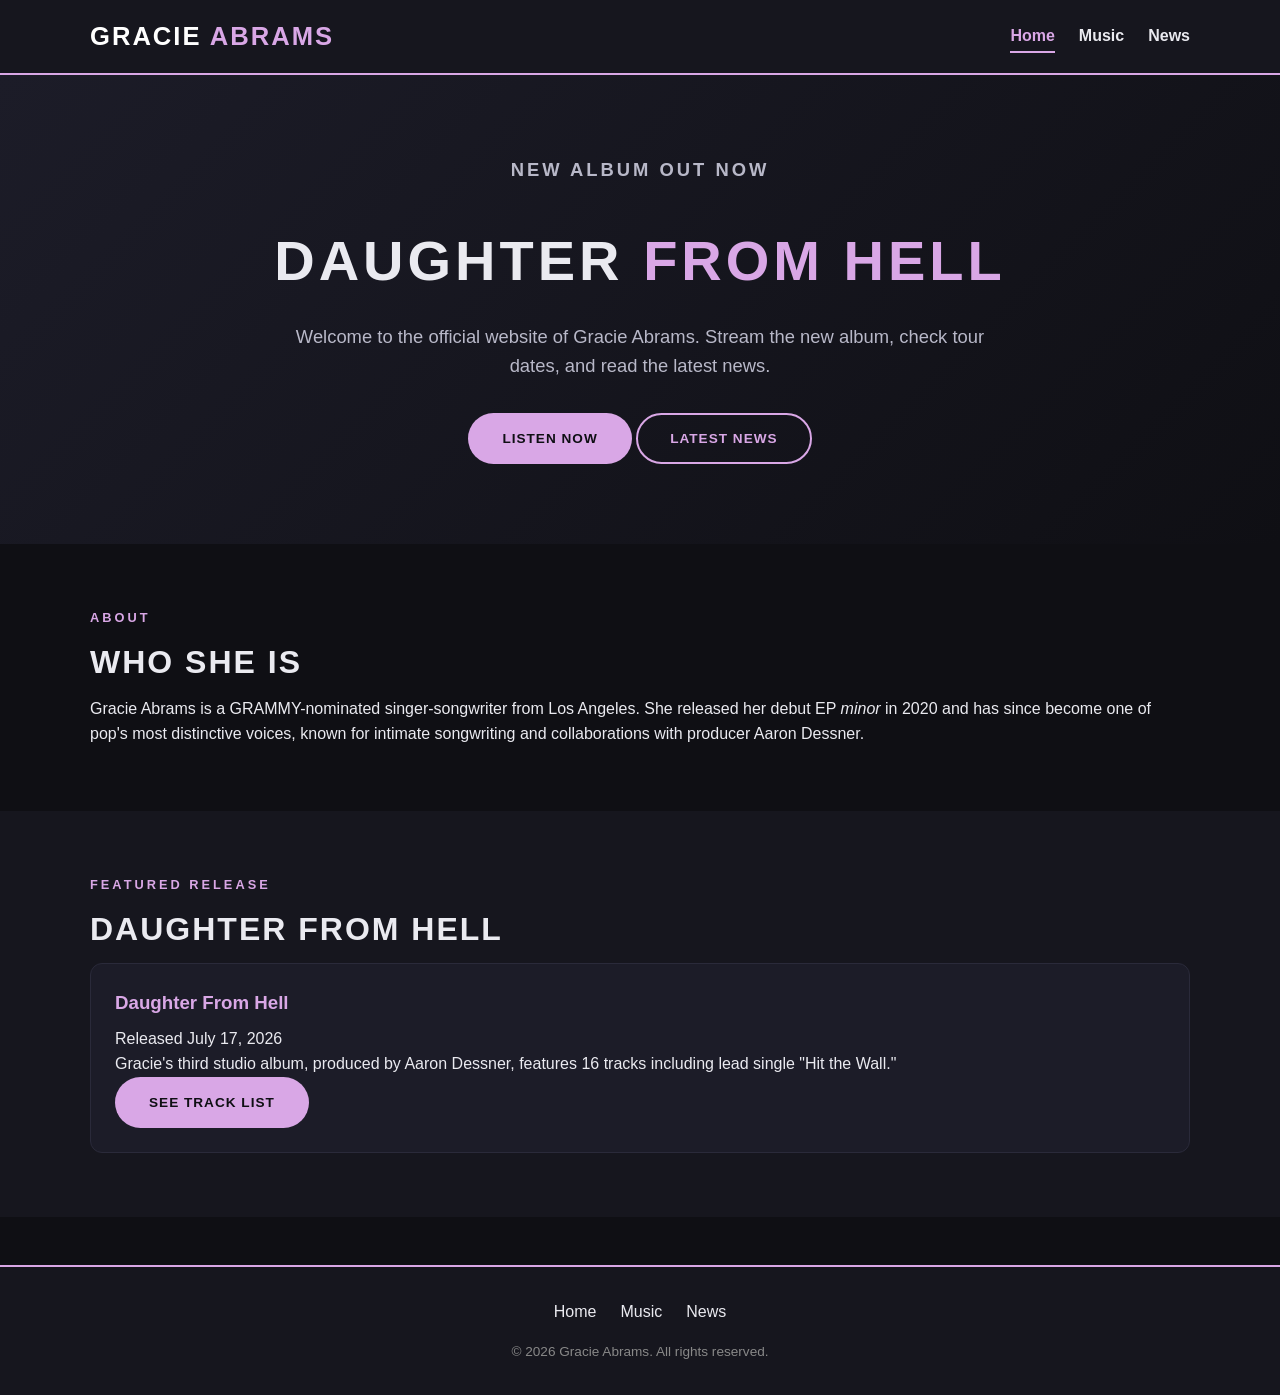
<file: index.html>
<!DOCTYPE html>
<html lang="en">
<head>
  <meta charset="UTF-8">
  <meta name="viewport" content="width=device-width, initial-scale=1.0">
  <title>Gracie Abrams | Home</title>
  <link rel="stylesheet" href="style.css">
</head>
<body>

  <header class="site-header">
    <div class="container">
      <a class="logo" href="index.html">GRACIE <span>ABRAMS</span></a>
      <nav class="main-nav">
        <ul>
          <li><a class="active" href="index.html">Home</a></li>
          <li><a href="music.html">Music</a></li>
          <li><a href="news.html">News</a></li>
        </ul>
      </nav>
    </div>
  </header>

  <main>

    <section class="hero">
      <div class="container">
        <p class="eyebrow">New Album Out Now</p>
        <h1>DAUGHTER <span>FROM HELL</span></h1>
        <p>Welcome to the official website of Gracie Abrams. Stream the new album, check tour dates, and read the latest news.</p>
        <a class="btn btn-primary" href="music.html">Listen Now</a>
        <a class="btn btn-ghost" href="news.html">Latest News</a>
      </div>
    </section>

    <section class="section">
      <div class="container">
        <p class="eyebrow">About</p>
        <h2 class="section-title">Who She Is</h2>
        <p>Gracie Abrams is a GRAMMY-nominated singer-songwriter from Los Angeles. She released her debut EP <em>minor</em> in 2020 and has since become one of pop's most distinctive voices, known for intimate songwriting and collaborations with producer Aaron Dessner.</p>
      </div>
    </section>

    <section class="section section-alt">
      <div class="container">
        <p class="eyebrow">Featured Release</p>
        <h2 class="section-title">Daughter From Hell</h2>
        <div class="card">
          <h3>Daughter From Hell</h3>
          <p class="year">Released July 17, 2026</p>
          <p>Gracie's third studio album, produced by Aaron Dessner, features 16 tracks including lead single "Hit the Wall."</p>
          <a class="btn btn-primary" href="music.html">See Track List</a>
        </div>
      </div>
    </section>

  </main>

  <footer class="site-footer">
    <nav>
      <ul>
        <li><a href="index.html">Home</a></li>
        <li><a href="music.html">Music</a></li>
        <li><a href="news.html">News</a></li>
      </ul>
    </nav>
    <p>&copy; 2026 Gracie Abrams. All rights reserved.</p>
  </footer>

</body>
</html>
</file>
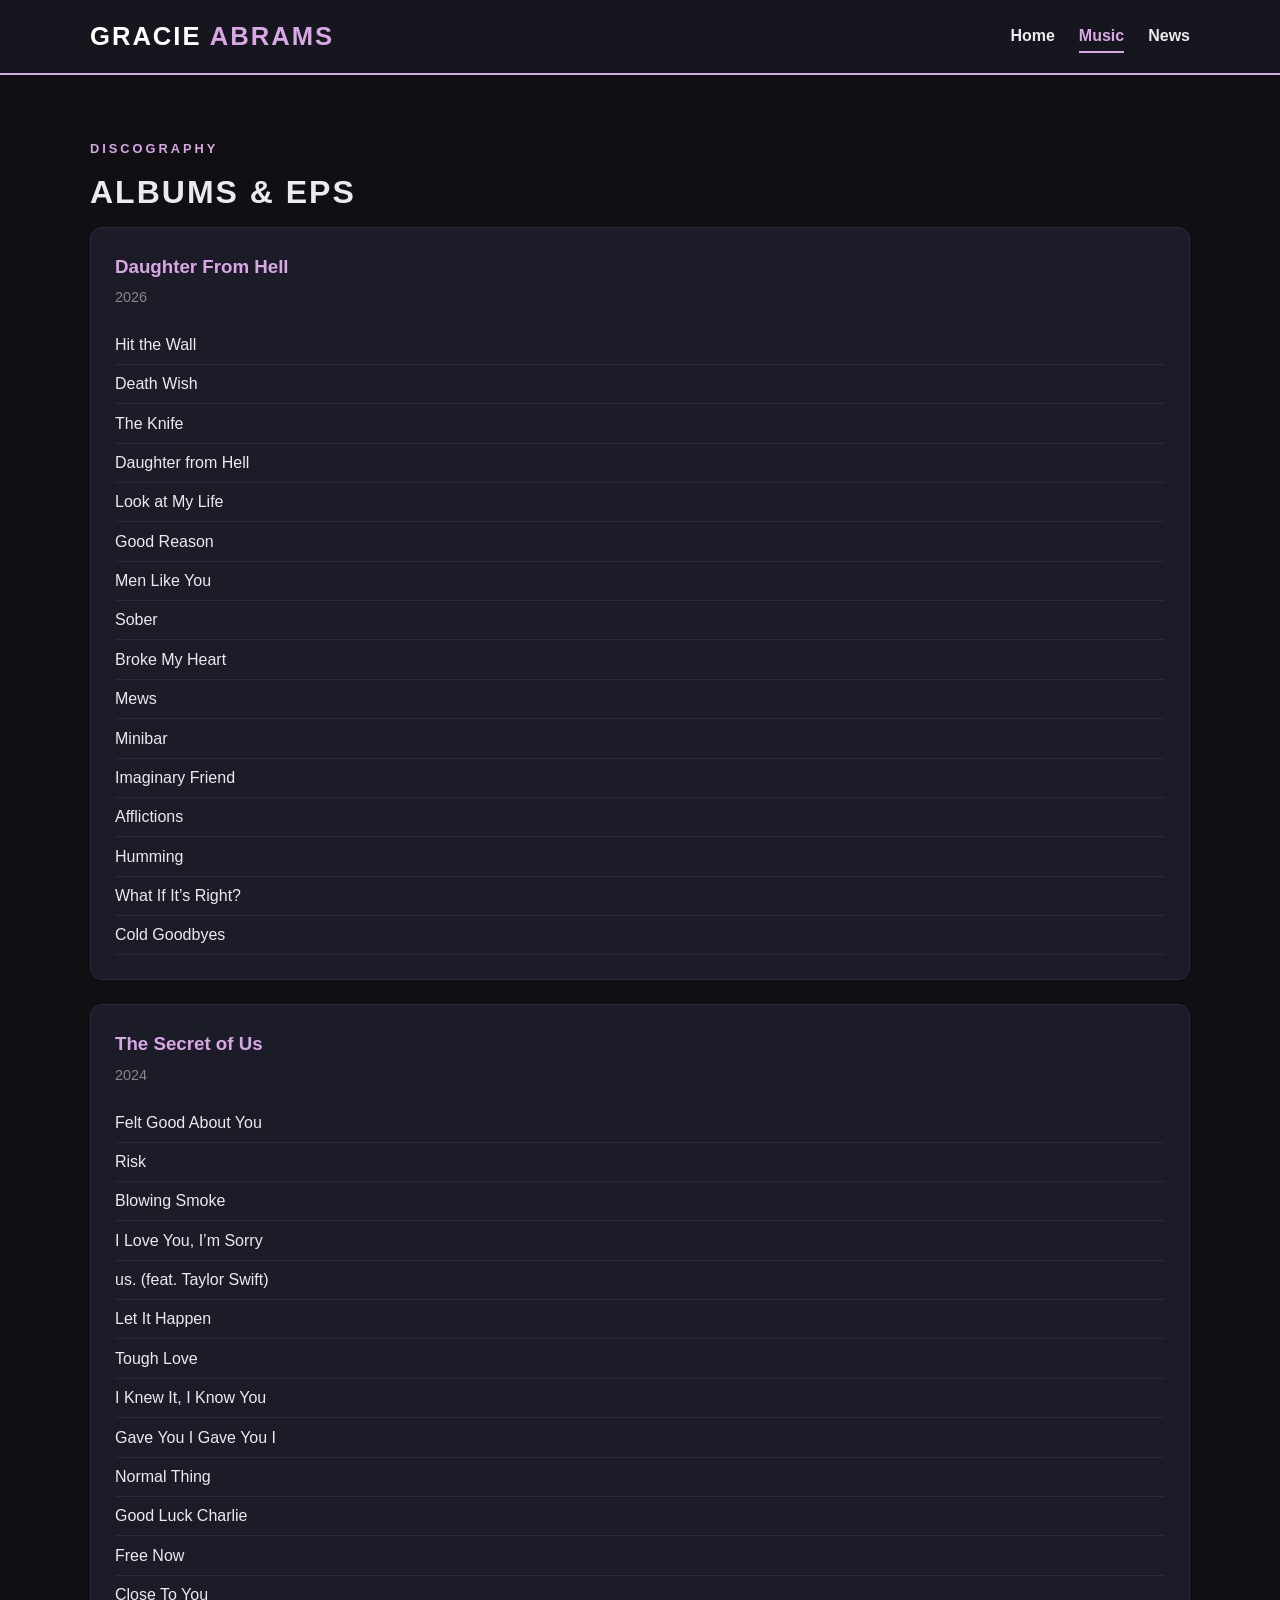
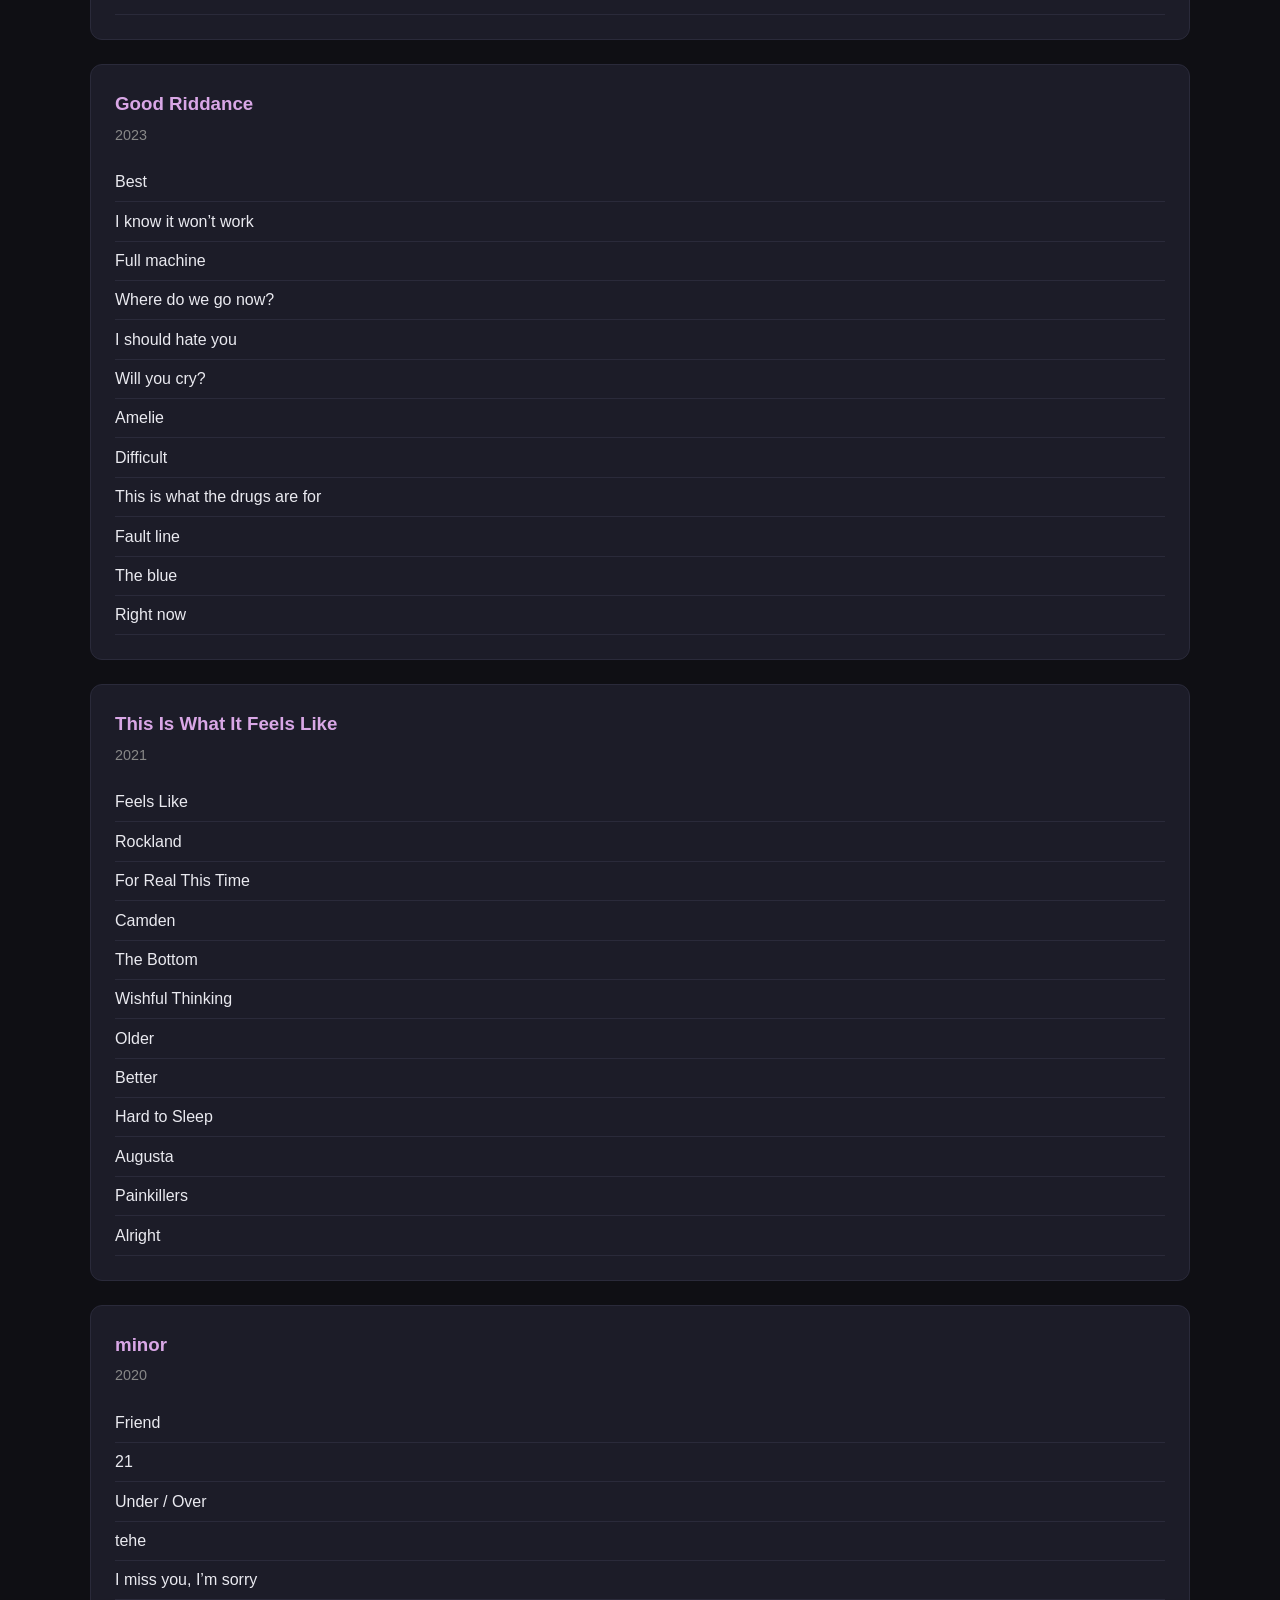
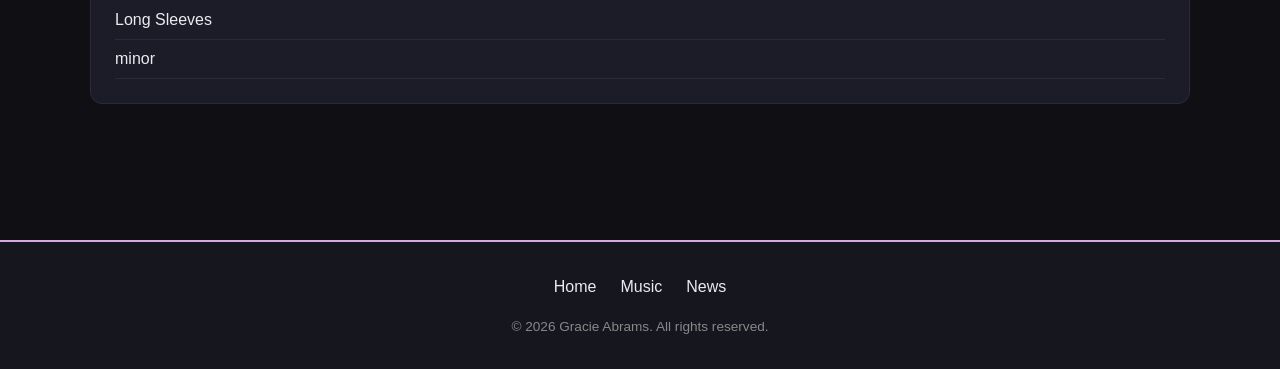
<file: music.html>
<!DOCTYPE html>
<html lang="en">
<head>
  <meta charset="UTF-8">
  <meta name="viewport" content="width=device-width, initial-scale=1.0">
  <title>Gracie Abrams | Music</title>
  <link rel="stylesheet" href="style.css">
</head>
<body>

  <header class="site-header">
    <div class="container">
      <a class="logo" href="index.html">GRACIE <span>ABRAMS</span></a>
      <nav class="main-nav">
        <ul>
          <li><a href="index.html">Home</a></li>
          <li><a class="active" href="music.html">Music</a></li>
          <li><a href="news.html">News</a></li>
        </ul>
      </nav>
    </div>
  </header>

  <main>

    <section class="section">
      <div class="container">
        <p class="eyebrow">Discography</p>
        <h2 class="section-title">Albums &amp; EPs</h2>

        <div class="album">
          <h3>Daughter From Hell</h3>
          <p class="year">2026</p>
          <ol class="tracklist">
            <li>Hit the Wall</li>
            <li>Death Wish</li>
            <li>The Knife</li>
            <li>Daughter from Hell</li>
            <li>Look at My Life</li>
            <li>Good Reason</li>
            <li>Men Like You</li>
            <li>Sober</li>
            <li>Broke My Heart</li>
            <li>Mews</li>
            <li>Minibar</li>
            <li>Imaginary Friend</li>
            <li>Afflictions</li>
            <li>Humming</li>
            <li>What If It’s Right?</li>
            <li>Cold Goodbyes</li>
          </ol>
        </div>

        <div class="album">
          <h3>The Secret of Us</h3>
          <p class="year">2024</p>
          <ol class="tracklist">
            <li>Felt Good About You</li>
            <li>Risk</li>
            <li>Blowing Smoke</li>
            <li>I Love You, I’m Sorry</li>
            <li>us. (feat. Taylor Swift)</li>
            <li>Let It Happen</li>
            <li>Tough Love</li>
            <li>I Knew It, I Know You</li>
            <li>Gave You I Gave You I</li>
            <li>Normal Thing</li>
            <li>Good Luck Charlie</li>
            <li>Free Now</li>
            <li>Close To You</li>
          </ol>
        </div>

        <div class="album">
          <h3>Good Riddance</h3>
          <p class="year">2023</p>
          <ol class="tracklist">
            <li>Best</li>
            <li>I know it won’t work</li>
            <li>Full machine</li>
            <li>Where do we go now?</li>
            <li>I should hate you</li>
            <li>Will you cry?</li>
            <li>Amelie</li>
            <li>Difficult</li>
            <li>This is what the drugs are for</li>
            <li>Fault line</li>
            <li>The blue</li>
            <li>Right now</li>
          </ol>
        </div>

        <div class="album">
          <h3>This Is What It Feels Like</h3>
          <p class="year">2021</p>
          <ol class="tracklist">
            <li>Feels Like</li>
            <li>Rockland</li>
            <li>For Real This Time</li>
            <li>Camden</li>
            <li>The Bottom</li>
            <li>Wishful Thinking</li>
            <li>Older</li>
            <li>Better</li>
            <li>Hard to Sleep</li>
            <li>Augusta</li>
            <li>Painkillers</li>
            <li>Alright</li>
          </ol>
        </div>

        <div class="album">
          <h3>minor</h3>
          <p class="year">2020</p>
          <ol class="tracklist">
            <li>Friend</li>
            <li>21</li>
            <li>Under / Over</li>
            <li>tehe</li>
            <li>I miss you, I’m sorry</li>
            <li>Long Sleeves</li>
            <li>minor</li>
          </ol>
        </div>
      </div>
    </section>

  </main>

  <footer class="site-footer">
    <nav>
      <ul>
        <li><a href="index.html">Home</a></li>
        <li><a href="music.html">Music</a></li>
        <li><a href="news.html">News</a></li>
      </ul>
    </nav>
    <p>&copy; 2026 Gracie Abrams. All rights reserved.</p>
  </footer>

</body>
</html>
</file>
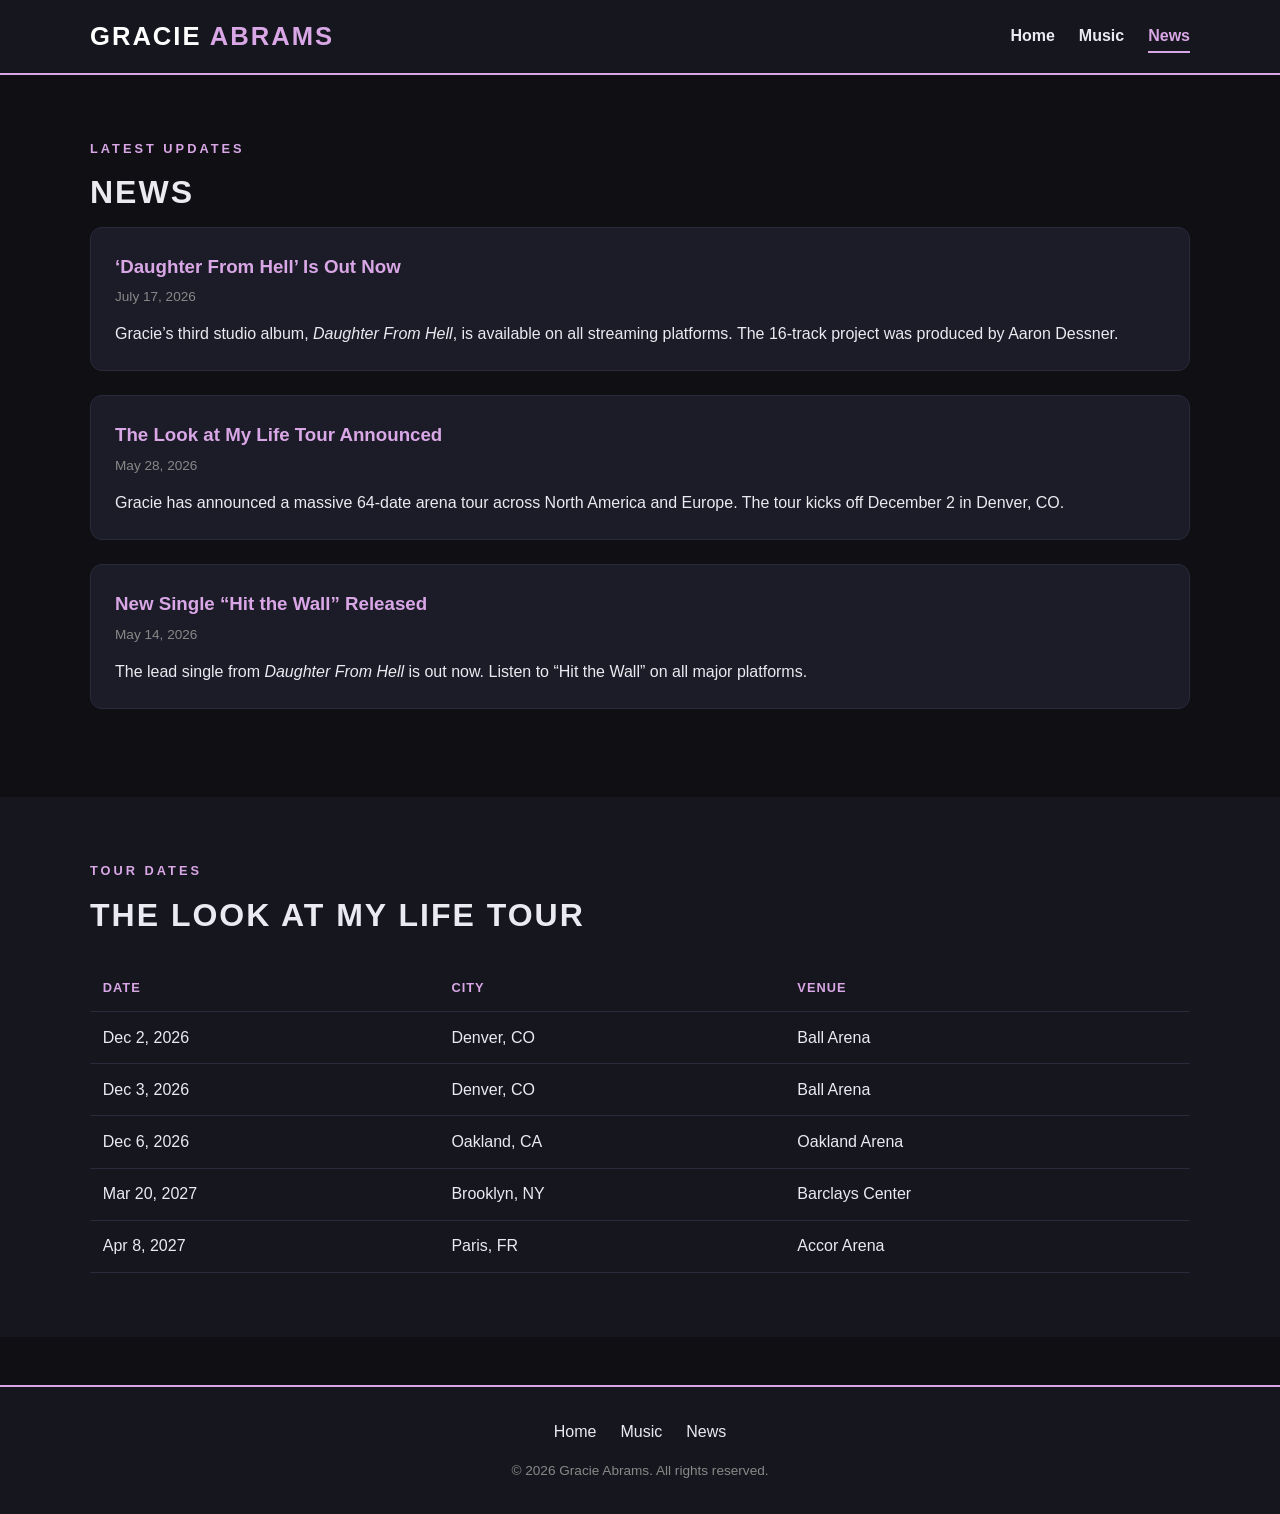
<file: news.html>
<!DOCTYPE html>
<html lang="en">
<head>
  <meta charset="UTF-8">
  <meta name="viewport" content="width=device-width, initial-scale=1.0">
  <title>Gracie Abrams | News</title>
  <link rel="stylesheet" href="style.css">
</head>
<body>

  <header class="site-header">
    <div class="container">
      <a class="logo" href="index.html">GRACIE <span>ABRAMS</span></a>
      <nav class="main-nav">
        <ul>
          <li><a href="index.html">Home</a></li>
          <li><a href="music.html">Music</a></li>
          <li><a class="active" href="news.html">News</a></li>
        </ul>
      </nav>
    </div>
  </header>

  <main>

    <section class="section">
      <div class="container">
        <p class="eyebrow">Latest Updates</p>
        <h2 class="section-title">News</h2>

        <article class="news-item">
          <h3>‘Daughter From Hell’ Is Out Now</h3>
          <p class="date">July 17, 2026</p>
          <p>Gracie’s third studio album, <em>Daughter From Hell</em>, is available on all streaming platforms. The 16-track project was produced by Aaron Dessner.</p>
        </article>

        <article class="news-item">
          <h3>The Look at My Life Tour Announced</h3>
          <p class="date">May 28, 2026</p>
          <p>Gracie has announced a massive 64-date arena tour across North America and Europe. The tour kicks off December 2 in Denver, CO.</p>
        </article>

        <article class="news-item">
          <h3>New Single “Hit the Wall” Released</h3>
          <p class="date">May 14, 2026</p>
          <p>The lead single from <em>Daughter From Hell</em> is out now. Listen to “Hit the Wall” on all major platforms.</p>
        </article>

      </div>
    </section>

    <section class="section section-alt">
      <div class="container">
        <p class="eyebrow">Tour Dates</p>
        <h2 class="section-title">The Look at My Life Tour</h2>

        <table class="tour-table">
          <thead>
            <tr>
              <th>Date</th>
              <th>City</th>
              <th>Venue</th>
            </tr>
          </thead>
          <tbody>
            <tr>
              <td>Dec 2, 2026</td>
              <td>Denver, CO</td>
              <td>Ball Arena</td>
            </tr>
            <tr>
              <td>Dec 3, 2026</td>
              <td>Denver, CO</td>
              <td>Ball Arena</td>
            </tr>
            <tr>
              <td>Dec 6, 2026</td>
              <td>Oakland, CA</td>
              <td>Oakland Arena</td>
            </tr>
            <tr>
              <td>Mar 20, 2027</td>
              <td>Brooklyn, NY</td>
              <td>Barclays Center</td>
            </tr>
            <tr>
              <td>Apr 8, 2027</td>
              <td>Paris, FR</td>
              <td>Accor Arena</td>
            </tr>
          </tbody>
        </table>
      </div>
    </section>

  </main>

  <footer class="site-footer">
    <nav>
      <ul>
        <li><a href="index.html">Home</a></li>
        <li><a href="music.html">Music</a></li>
        <li><a href="news.html">News</a></li>
      </ul>
    </nav>
    <p>&copy; 2026 Gracie Abrams. All rights reserved.</p>
  </footer>

</body>
</html>
</file>
<file: style.css>
/* ===== RESET & BASE ===== */
* {
  margin: 0;
  padding: 0;
  box-sizing: border-box;
}

body {
  font-family: 'Inter', Arial, sans-serif;
  background: #0f0f14;
  color: #eaeaf0;
  line-height: 1.6;
}

a {
  color: #d9a7e6;
  text-decoration: none;
}

a:hover {
  text-decoration: underline;
}

img {
  max-width: 100%;
  display: block;
}

/* ===== LAYOUT ===== */
.container {
  width: 90%;
  max-width: 1100px;
  margin: 0 auto;
}

/* ===== HEADER / NAV ===== */
.site-header {
  background: #16161e;
  border-bottom: 2px solid #d9a7e6;
  padding: 1rem 0;
  position: sticky;
  top: 0;
  z-index: 100;
}

.site-header .container {
  display: flex;
  justify-content: space-between;
  align-items: center;
  flex-wrap: wrap;
  gap: 1rem;
}

.logo {
  font-size: 1.6rem;
  font-weight: 800;
  letter-spacing: 2px;
  color: #fff;
}

.logo span {
  color: #d9a7e6;
}

.main-nav ul {
  list-style: none;
  display: flex;
  gap: 1.5rem;
}

.main-nav a {
  color: #eaeaf0;
  font-weight: 600;
  padding: 0.4rem 0;
}

.main-nav a.active,
.main-nav a:hover {
  color: #d9a7e6;
  text-decoration: none;
  border-bottom: 2px solid #d9a7e6;
}

/* ===== HERO ===== */
.hero {
  padding: 5rem 0;
  background: linear-gradient(135deg, #1c1c28 0%, #0f0f14 100%);
  text-align: center;
}

.hero h1 {
  font-size: 3.5rem;
  font-weight: 800;
  text-transform: uppercase;
  letter-spacing: 4px;
  margin-bottom: 1rem;
}

.hero h1 span {
  color: #d9a7e6;
}

.hero p {
  font-size: 1.15rem;
  max-width: 700px;
  margin: 0 auto 2rem;
  color: #b8b8c8;
}

/* ===== BUTTONS ===== */
.btn {
  display: inline-block;
  padding: 0.8rem 2rem;
  border-radius: 50px;
  font-weight: 700;
  text-transform: uppercase;
  letter-spacing: 1px;
  font-size: 0.85rem;
  transition: 0.3s;
  border: 2px solid transparent;
}

.btn-primary {
  background: #d9a7e6;
  color: #0f0f14;
}

.btn-primary:hover {
  background: #e8c3f0;
  text-decoration: none;
}

.btn-ghost {
  border: 2px solid #d9a7e6;
  color: #d9a7e6;
}

.btn-ghost:hover {
  background: #d9a7e6;
  color: #0f0f14;
  text-decoration: none;
}

/* ===== SECTIONS ===== */
.section {
  padding: 4rem 0;
}

.section-alt {
  background: #16161e;
}

.section-title {
  font-size: 2rem;
  font-weight: 800;
  text-transform: uppercase;
  letter-spacing: 2px;
  margin-bottom: 0.5rem;
}

.eyebrow {
  color: #d9a7e6;
  text-transform: uppercase;
  letter-spacing: 3px;
  font-size: 0.8rem;
  font-weight: 700;
  margin-bottom: 0.5rem;
}

/* ===== CARDS ===== */
.card-grid {
  display: grid;
  grid-template-columns: repeat(auto-fit, minmax(250px, 1fr));
  gap: 1.5rem;
  margin-top: 2rem;
}

.card {
  background: #1c1c28;
  border-radius: 12px;
  padding: 1.5rem;
  border: 1px solid #2a2a3a;
}

.card h3 {
  margin-bottom: 0.5rem;
  color: #d9a7e6;
}

/* ===== ALBUM / TRACK LIST ===== */
.album {
  background: #1c1c28;
  border-radius: 12px;
  padding: 1.5rem;
  margin-bottom: 1.5rem;
  border: 1px solid #2a2a3a;
}

.album h3 {
  color: #d9a7e6;
  margin-bottom: 0.3rem;
}

.album .year {
  color: #888;
  font-size: 0.9rem;
}

.tracklist {
  list-style: none;
  margin-top: 1rem;
}

.tracklist li {
  padding: 0.4rem 0;
  border-bottom: 1px solid #2a2a3a;
}

/* ===== NEWS ===== */
.news-item {
  background: #1c1c28;
  border-radius: 12px;
  padding: 1.5rem;
  margin-bottom: 1.5rem;
  border: 1px solid #2a2a3a;
}

.news-item h3 {
  color: #d9a7e6;
  margin-bottom: 0.3rem;
}

.news-item .date {
  color: #888;
  font-size: 0.85rem;
  margin-bottom: 0.8rem;
}

/* ===== TOUR TABLE ===== */
.tour-table {
  width: 100%;
  border-collapse: collapse;
  margin-top: 1.5rem;
}

.tour-table th,
.tour-table td {
  padding: 0.8rem;
  text-align: left;
  border-bottom: 1px solid #2a2a3a;
}

.tour-table th {
  color: #d9a7e6;
  text-transform: uppercase;
  font-size: 0.8rem;
  letter-spacing: 1px;
}

/* ===== FOOTER ===== */
.site-footer {
  background: #16161e;
  padding: 2rem 0;
  text-align: center;
  border-top: 2px solid #d9a7e6;
  margin-top: 3rem;
}

.site-footer nav ul {
  list-style: none;
  display: flex;
  justify-content: center;
  gap: 1.5rem;
  margin-bottom: 1rem;
}

.site-footer nav a {
  color: #eaeaf0;
}

.site-footer nav a:hover {
  color: #d9a7e6;
}

.site-footer p {
  color: #888;
  font-size: 0.85rem;
}

/* ===== RESPONSIVE ===== */
@media (max-width: 700px) {
  .hero h1 {
    font-size: 2.2rem;
  }

  .site-header .container {
    flex-direction: column;
    text-align: center;
  }

  .main-nav ul {
    gap: 1rem;
  }

  .tour-table {
    font-size: 0.85rem;
  }
}
</file>
